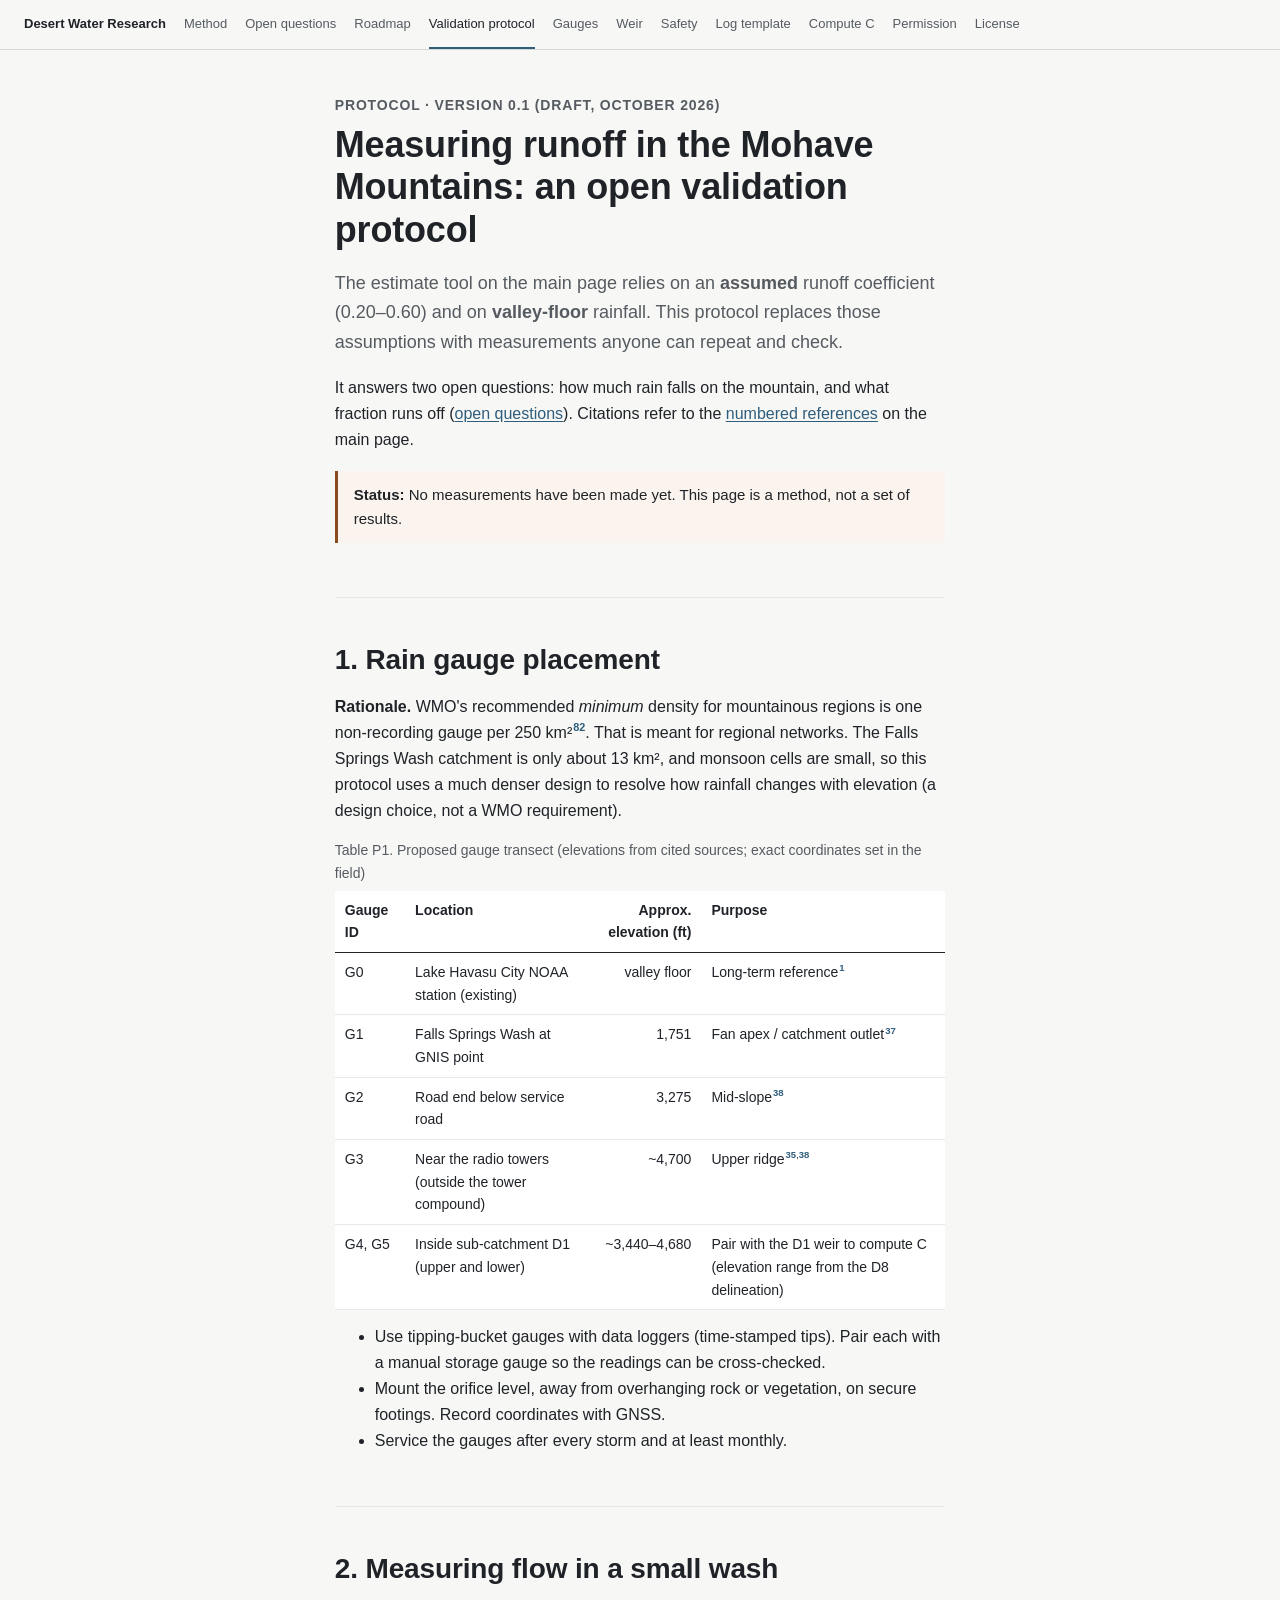
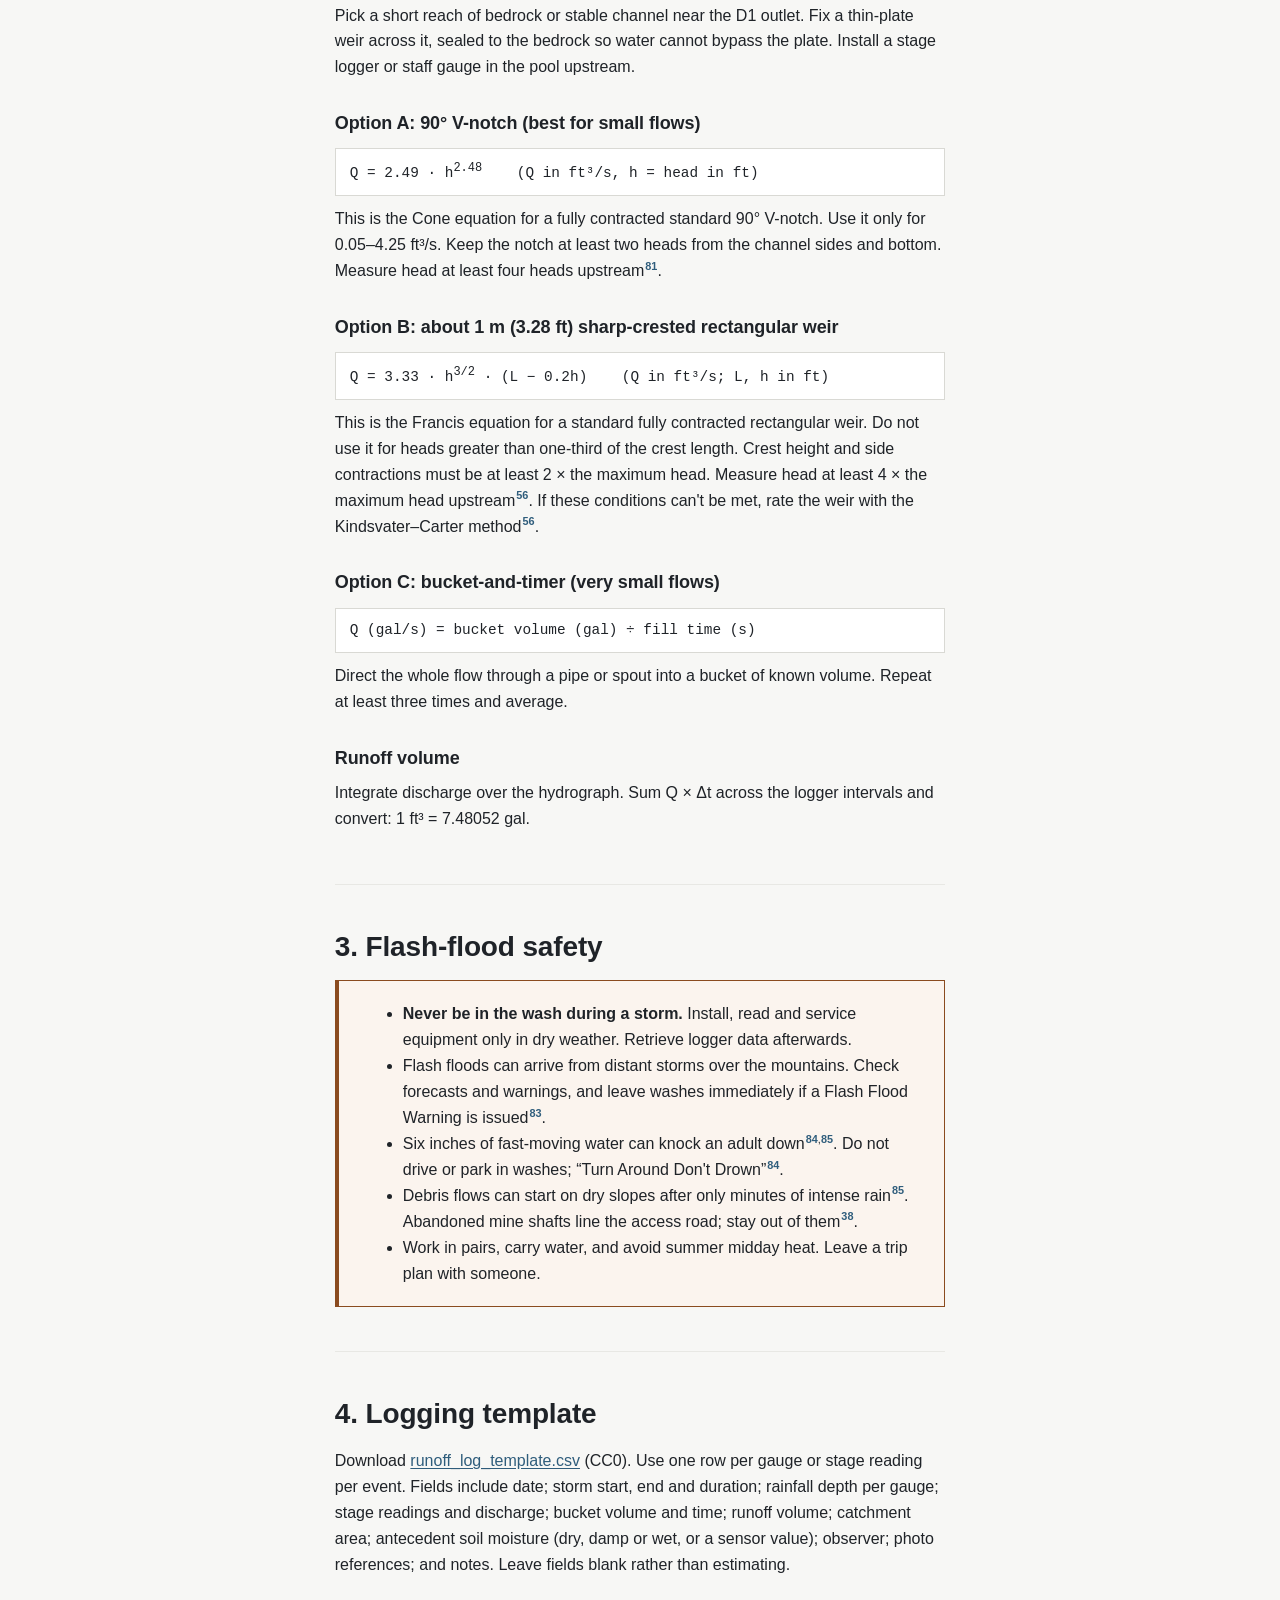
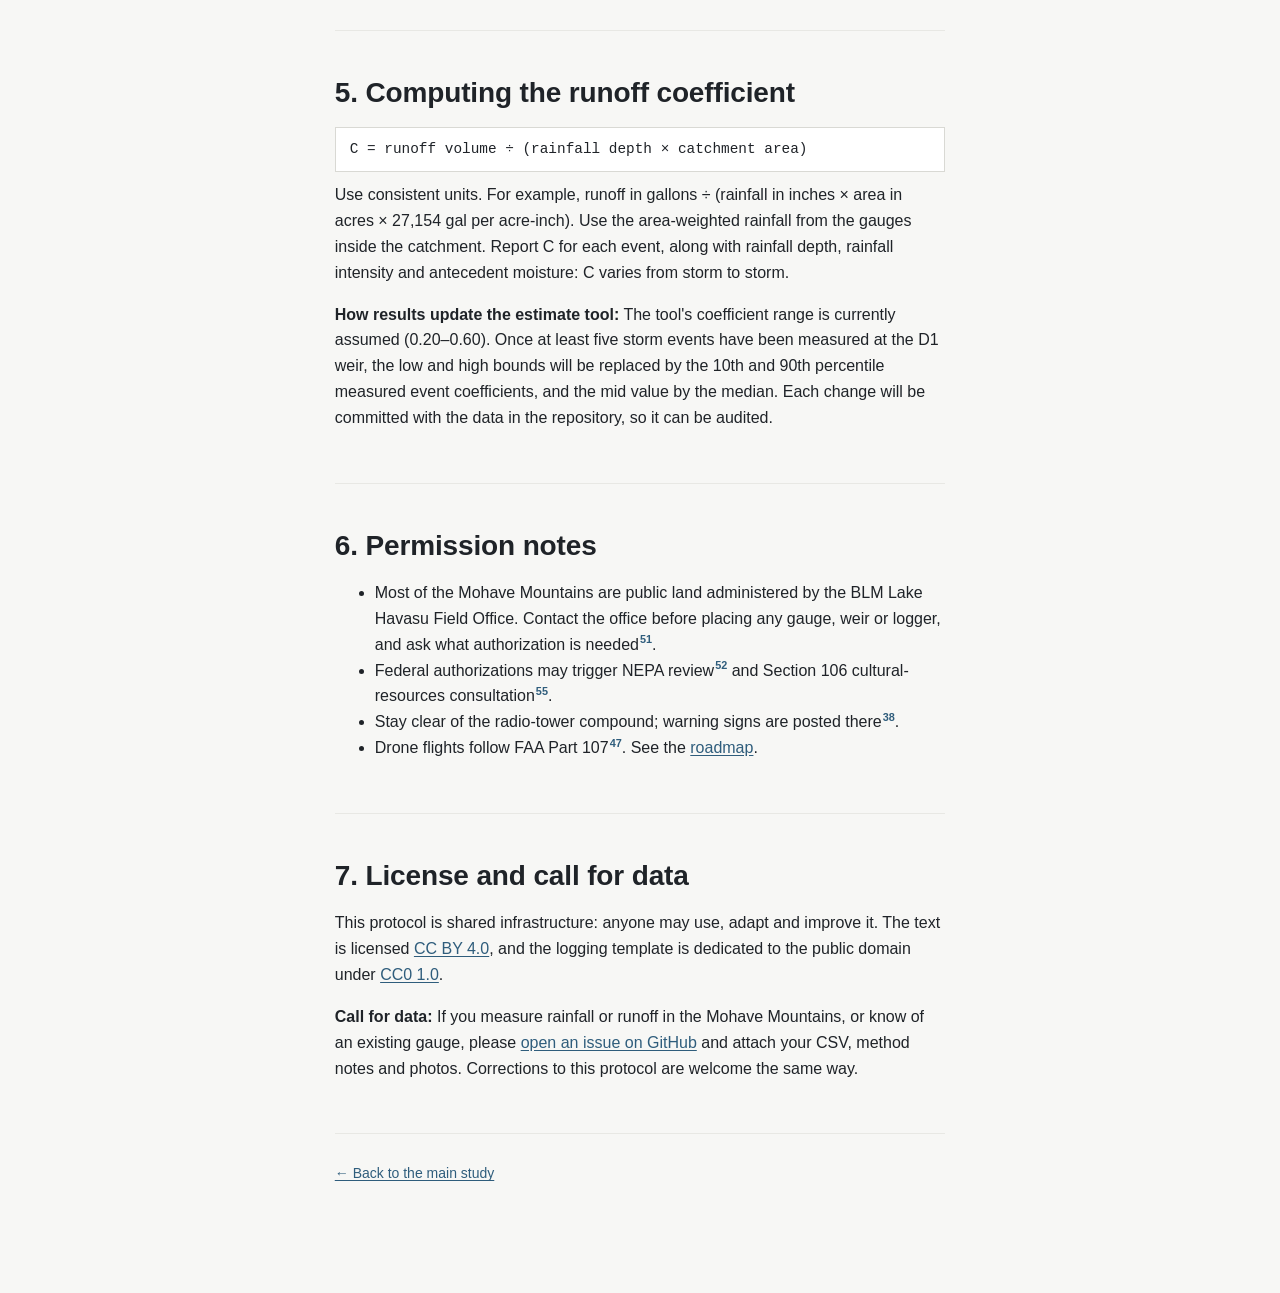
<file: protocol.html>
<!doctype html><html lang="en"><head><meta charset="utf-8"><meta name="viewport" content="width=device-width,initial-scale=1">
<title>Runoff Validation Protocol: Mohave Mountains | Desert Water Research</title>
<meta name="description" content="An open, reproducible method for measuring rainfall and runoff in small washes of the Mohave Mountains, Arizona.">
<link rel="stylesheet" href="assets/style.css">
<style>main.single{max-width:74ch;margin:0 auto;padding:0 24px 80px}.eq{font-family:var(--mono);background:var(--panel);border:1px solid var(--rule);padding:10px 14px;margin:10px 0;font-size:.9rem}</style>
</head><body>
<nav class="toc" aria-label="Contents"><a class="brand" href="index.html">Desert Water Research</a><a href="index.html#method">Method</a><a href="index.html#questions">Open questions</a><a href="index.html#roadmap">Roadmap</a><a href="#top" class="on">Validation protocol</a><a href="#gauges">Gauges</a><a href="#weir">Weir</a><a href="#safety">Safety</a><a href="#log">Log template</a><a href="#compute">Compute C</a><a href="#permits">Permission</a><a href="#license">License</a></nav>
<main class="single" id="top">
<section>
<div class="kicker">Protocol · Version 0.1 (draft, October 2026)</div>
<h1>Measuring runoff in the Mohave Mountains: an open validation protocol</h1>
<p class="lede">The estimate tool on the main page relies on an <b>assumed</b> runoff coefficient (0.20–0.60) and on <b>valley-floor</b> rainfall. This protocol replaces those assumptions with measurements anyone can repeat and check.</p>
<p>It answers two open questions: how much rain falls on the mountain, and what fraction runs off (<a href="index.html#questions">open questions</a>). Citations refer to the <a href="index.html#evidence">numbered references</a> on the main page.</p>
<div class="note flag"><b>Status:</b> No measurements have been made yet. This page is a method, not a set of results.</div>
</section>

<section id="gauges">
<h2>1. Rain gauge placement</h2>
<p><b>Rationale.</b> WMO's recommended <i>minimum</i> density for mountainous regions is one non-recording gauge per 250 km²<sup class="c"><a href="index.html#r82" aria-label="Reference 82">82</a></sup>. That is meant for regional networks. The Falls Springs Wash catchment is only about 13 km², and monsoon cells are small, so this protocol uses a much denser design to resolve how rainfall changes with elevation (a design choice, not a WMO requirement).</p>
<div class="tw"><table><caption>Table P1. Proposed gauge transect (elevations from cited sources; exact coordinates set in the field)</caption><thead><tr><th>Gauge ID</th><th>Location</th><th class="n">Approx. elevation (ft)</th><th>Purpose</th></tr></thead><tbody>
<tr><td>G0</td><td>Lake Havasu City NOAA station (existing)</td><td class="n">valley floor</td><td>Long-term reference<sup class="c"><a href="index.html#r1" aria-label="Reference 1">1</a></sup></td></tr>
<tr><td>G1</td><td>Falls Springs Wash at GNIS point</td><td class="n">1,751</td><td>Fan apex / catchment outlet<sup class="c"><a href="index.html#r37" aria-label="Reference 37">37</a></sup></td></tr>
<tr><td>G2</td><td>Road end below service road</td><td class="n">3,275</td><td>Mid-slope<sup class="c"><a href="index.html#r38" aria-label="Reference 38">38</a></sup></td></tr>
<tr><td>G3</td><td>Near the radio towers (outside the tower compound)</td><td class="n">~4,700</td><td>Upper ridge<sup class="c"><a href="index.html#r35" aria-label="Reference 35">35</a>,<a href="index.html#r38" aria-label="Reference 38">38</a></sup></td></tr>
<tr><td>G4, G5</td><td>Inside sub-catchment D1 (upper and lower)</td><td class="n">~3,440–4,680</td><td>Pair with the D1 weir to compute C (elevation range from the D8 delineation)</td></tr></tbody></table></div>
<ul><li>Use tipping-bucket gauges with data loggers (time-stamped tips). Pair each with a manual storage gauge so the readings can be cross-checked.</li>
<li>Mount the orifice level, away from overhanging rock or vegetation, on secure footings. Record coordinates with GNSS.</li>
<li>Service the gauges after every storm and at least monthly.</li></ul>
</section>

<section id="weir">
<h2>2. Measuring flow in a small wash</h2>
<p>Pick a short reach of bedrock or stable channel near the D1 outlet. Fix a thin-plate weir across it, sealed to the bedrock so water cannot bypass the plate. Install a stage logger or staff gauge in the pool upstream.</p>
<h3>Option A: 90° V-notch (best for small flows)</h3>
<div class="eq">Q = 2.49 · h<sup>2.48</sup> &nbsp;&nbsp; (Q in ft³/s, h = head in ft)</div>
<p>This is the Cone equation for a fully contracted standard 90° V-notch. Use it only for 0.05–4.25 ft³/s. Keep the notch at least two heads from the channel sides and bottom. Measure head at least four heads upstream<sup class="c"><a href="index.html#r81" aria-label="Reference 81">81</a></sup>.</p>
<h3>Option B: about 1 m (3.28 ft) sharp-crested rectangular weir</h3>
<div class="eq">Q = 3.33 · h<sup>3/2</sup> · (L − 0.2h) &nbsp;&nbsp; (Q in ft³/s; L, h in ft)</div>
<p>This is the Francis equation for a standard fully contracted rectangular weir. Do not use it for heads greater than one-third of the crest length. Crest height and side contractions must be at least 2 × the maximum head. Measure head at least 4 × the maximum head upstream<sup class="c"><a href="index.html#r56" aria-label="Reference 56">56</a></sup>. If these conditions can't be met, rate the weir with the Kindsvater–Carter method<sup class="c"><a href="index.html#r56" aria-label="Reference 56">56</a></sup>.</p>
<h3>Option C: bucket-and-timer (very small flows)</h3>
<div class="eq">Q (gal/s) = bucket volume (gal) ÷ fill time (s)</div>
<p>Direct the whole flow through a pipe or spout into a bucket of known volume. Repeat at least three times and average.</p>
<h3>Runoff volume</h3>
<p>Integrate discharge over the hydrograph. Sum Q × Δt across the logger intervals and convert: 1 ft³ = 7.48052 gal.</p>
</section>

<section id="safety">
<h2>3. Flash-flood safety</h2>
<div class="callout">
<ul style="margin:0">
<li><b>Never be in the wash during a storm.</b> Install, read and service equipment only in dry weather. Retrieve logger data afterwards.</li>
<li>Flash floods can arrive from distant storms over the mountains. Check forecasts and warnings, and leave washes immediately if a Flash Flood Warning is issued<sup class="c"><a href="index.html#r83" aria-label="Reference 83">83</a></sup>.</li>
<li>Six inches of fast-moving water can knock an adult down<sup class="c"><a href="index.html#r84" aria-label="Reference 84">84</a>,<a href="index.html#r85" aria-label="Reference 85">85</a></sup>. Do not drive or park in washes; “Turn Around Don't Drown”<sup class="c"><a href="index.html#r84" aria-label="Reference 84">84</a></sup>.</li>
<li>Debris flows can start on dry slopes after only minutes of intense rain<sup class="c"><a href="index.html#r85" aria-label="Reference 85">85</a></sup>. Abandoned mine shafts line the access road; stay out of them<sup class="c"><a href="index.html#r38" aria-label="Reference 38">38</a></sup>.</li>
<li>Work in pairs, carry water, and avoid summer midday heat. Leave a trip plan with someone.</li></ul>
</div>
</section>

<section id="log">
<h2>4. Logging template</h2>
<p>Download <a href="data/runoff_log_template.csv" download>runoff_log_template.csv</a> (CC0). Use one row per gauge or stage reading per event. Fields include date; storm start, end and duration; rainfall depth per gauge; stage readings and discharge; bucket volume and time; runoff volume; catchment area; antecedent soil moisture (dry, damp or wet, or a sensor value); observer; photo references; and notes. Leave fields blank rather than estimating.</p>
</section>

<section id="compute">
<h2>5. Computing the runoff coefficient</h2>
<div class="eq">C = runoff volume ÷ (rainfall depth × catchment area)</div>
<p>Use consistent units. For example, runoff in gallons ÷ (rainfall in inches × area in acres × 27,154 gal per acre-inch). Use the area-weighted rainfall from the gauges inside the catchment. Report C for each event, along with rainfall depth, rainfall intensity and antecedent moisture: C varies from storm to storm.</p>
<p><b>How results update the estimate tool:</b> The tool's coefficient range is currently assumed (0.20–0.60). Once at least five storm events have been measured at the D1 weir, the low and high bounds will be replaced by the 10th and 90th percentile measured event coefficients, and the mid value by the median. Each change will be committed with the data in the repository, so it can be audited.</p>
</section>

<section id="permits">
<h2>6. Permission notes</h2>
<ul><li>Most of the Mohave Mountains are public land administered by the BLM Lake Havasu Field Office. Contact the office before placing any gauge, weir or logger, and ask what authorization is needed<sup class="c"><a href="index.html#r51" aria-label="Reference 51">51</a></sup>.</li>
<li>Federal authorizations may trigger NEPA review<sup class="c"><a href="index.html#r52" aria-label="Reference 52">52</a></sup> and Section 106 cultural-resources consultation<sup class="c"><a href="index.html#r55" aria-label="Reference 55">55</a></sup>.</li>
<li>Stay clear of the radio-tower compound; warning signs are posted there<sup class="c"><a href="index.html#r38" aria-label="Reference 38">38</a></sup>.</li>
<li>Drone flights follow FAA Part 107<sup class="c"><a href="index.html#r47" aria-label="Reference 47">47</a></sup>. See the <a href="index.html#roadmap">roadmap</a>.</li></ul>
</section>

<section id="license">
<h2>7. License and call for data</h2>
<p>This protocol is shared infrastructure: anyone may use, adapt and improve it. The text is licensed <a href="https://creativecommons.org/licenses/by/4.0/">CC BY 4.0</a>, and the logging template is dedicated to the public domain under <a href="https://creativecommons.org/publicdomain/zero/1.0/">CC0 1.0</a>.</p>
<p><b>Call for data:</b> If you measure rainfall or runoff in the Mohave Mountains, or know of an existing gauge, please <a href="https://github.com/TerminalGravity/desert-water-research/issues/new">open an issue on GitHub</a> and attach your CSV, method notes and photos. Corrections to this protocol are welcome the same way.</p>
</section>
<footer><a href="index.html">← Back to the main study</a></footer>
</main>
</body></html>
</file>
<file: assets/style.css>
/* Desert Water Research — light, publication-style theme */
:root{--bg:#F7F7F5;--panel:#FFFFFF;--rule:#D9D9D4;--rule2:#E8E8E4;--text:#1F2328;--muted:#555B61;--accent:#2F5D7C;--accent-ink:#244A63;--warn:#8A4B1F;--warn-bg:#FBF4EE;--note-bg:#EEF3F6;
--f:"IBM Plex Sans",Inter,-apple-system,"Segoe UI",Roboto,"Helvetica Neue",Arial,sans-serif;--mono:"IBM Plex Mono",ui-monospace,SFMono-Regular,Menlo,monospace;
--s-1:.875rem;--s0:1rem;--s1:1.125rem;--s2:1.375rem;--s3:1.75rem;--s4:2.25rem}
*{box-sizing:border-box}
html{scroll-behavior:smooth;scroll-padding-top:56px}
@media (prefers-reduced-motion:reduce){html{scroll-behavior:auto}}
body{margin:0;background:var(--bg);color:var(--text);font:400 var(--s0)/1.62 var(--f);-webkit-font-smoothing:antialiased}
a{color:var(--accent);text-underline-offset:2px}a:hover{color:var(--accent-ink)}
:focus-visible{outline:2px solid var(--accent);outline-offset:2px}
h1,h2,h3,h4{font-weight:600;letter-spacing:-.005em;color:var(--text)}
h1{font-size:var(--s4);line-height:1.18;margin:.2em 0 .5em}
h2{font-size:var(--s3);line-height:1.25;margin:0 0 .6em}
h3{font-size:var(--s1);margin:1.6em 0 .4em}
p,ul,ol{margin:0 0 1em}
sup.c{font-size:.68em;line-height:0;margin-left:1px}sup.c a{text-decoration:none;font-weight:600}
.kicker{font-size:var(--s-1);font-weight:600;letter-spacing:.06em;text-transform:uppercase;color:var(--muted);margin-bottom:.4em}
.toc{position:sticky;top:0;z-index:50;background:var(--bg);border-bottom:1px solid var(--rule);display:flex;gap:18px;overflow-x:auto;padding:0 24px;font-size:.8125rem;white-space:nowrap}
.toc a{color:var(--muted);text-decoration:none;padding:13px 0;border-bottom:2px solid transparent}
.toc a:hover{color:var(--text)}.toc a.on{color:var(--text);border-bottom-color:var(--accent)}
.toc .brand{color:var(--text);font-weight:600}
.layout{display:grid;grid-template-columns:minmax(0,74ch) minmax(0,1fr);gap:0}
main{padding:0 40px 80px 40px;min-width:0}
section{padding:44px 0 36px;border-bottom:1px solid var(--rule2)}
.lede{font-size:var(--s1);color:var(--muted)}
.stats{display:grid;grid-template-columns:repeat(2,1fr);gap:0;border-top:1px solid var(--rule);margin:24px 0}
.stats div{padding:14px 0;border-bottom:1px solid var(--rule)}.stats div:nth-child(odd){padding-right:18px}
.stats b{display:block;font-size:var(--s2);font-weight:600;font-variant-numeric:tabular-nums}
.stats span{font-size:var(--s-1);color:var(--muted)}
.note{border-left:3px solid var(--accent);background:var(--note-bg);padding:12px 16px;margin:18px 0;font-size:.9375rem}
.note.flag{border-left-color:var(--warn);background:var(--warn-bg)}
.callout{border:1px solid var(--warn);border-left-width:4px;background:var(--warn-bg);padding:20px 24px;margin:8px 0}
.callout h2{margin-top:.2em}
.status{display:inline-block;font-size:.75rem;font-weight:600;letter-spacing:.03em;text-transform:uppercase;padding:1px 6px;border:1px solid currentColor;border-radius:3px;vertical-align:1px}
.s-ok{color:#1F6B4F}.s-fix{color:var(--warn)}.s-rep{color:#6B5B1F}.s-est{color:var(--accent)}
.tw{overflow-x:auto;margin:14px 0}
table{width:100%;border-collapse:collapse;font-size:.875rem;background:var(--panel)}
th,td{padding:8px 10px;border-bottom:1px solid var(--rule2);text-align:left;vertical-align:top}
thead th{border-bottom:1.5px solid var(--text);font-weight:600;background:var(--panel)}
td.n,th.n{text-align:right;font-variant-numeric:tabular-nums}
caption{caption-side:top;text-align:left;font-size:var(--s-1);color:var(--muted);padding:0 0 6px}
.fig{margin:18px 0}.fig figcaption{font-size:var(--s-1);color:var(--muted);margin-top:6px}
.chart{background:var(--panel);border:1px solid var(--rule);padding:12px;height:320px;position:relative}
#map{height:400px;border:1px solid var(--rule)}
.cols{display:grid;grid-template-columns:1fr 1fr;gap:24px}
.box{background:var(--panel);border:1px solid var(--rule);padding:16px 18px}
.box h3{margin-top:0}
.tool{background:var(--panel);border:1px solid var(--rule);padding:18px 20px;margin:16px 0}
.tool label{display:block;font-size:.875rem;color:var(--muted);margin-top:10px}
.tool label output{float:right;color:var(--text);font-weight:600;font-variant-numeric:tabular-nums}
input[type=range]{width:100%;accent-color:var(--accent)}
.btn{font:inherit;font-size:.8125rem;background:var(--panel);color:var(--text);border:1px solid var(--rule);padding:5px 10px;border-radius:3px;cursor:pointer;margin:6px 6px 0 0}
.btn:hover{border-color:var(--accent)}.btn[aria-pressed=true]{border-color:var(--accent);color:var(--accent);font-weight:600}
.range-out{font-size:var(--s2);font-weight:600;font-variant-numeric:tabular-nums;margin:10px 0 2px}
.fn{font-size:.8125rem;color:var(--muted)}
ol.steps{padding-left:1.3em}ol.steps>li{margin-bottom:1.1em}
ol.refs{font-size:.8125rem;padding-left:2.4em}ol.refs li{margin:4px 0}ol.refs li:target{background:#FFF6D6}
footer{padding:28px 0;color:var(--muted);font-size:var(--s-1)}
/* 3D panel */
.stage{position:sticky;top:45px;height:calc(100vh - 45px);border-left:1px solid var(--rule);background:#ECECE8}
#scene{width:100%;height:100%;display:block;touch-action:none}
#labels{position:absolute;inset:0;pointer-events:none;overflow:hidden}
.mk{position:absolute;left:0;top:0;transform:translate(-50%,-100%);pointer-events:auto;font:500 11.5px/1.2 var(--f);color:var(--text);background:rgba(255,255,255,.92);border:1px solid var(--rule);padding:2px 6px;border-radius:2px;cursor:pointer;white-space:nowrap}
.mk:hover,.mk:focus-visible,.mk[aria-expanded=true]{border-color:var(--accent);color:var(--accent-ink)}
.mk.prop{border-style:dashed}
.hud{position:absolute;left:12px;top:12px;display:flex;gap:6px;flex-wrap:wrap}
.hud .btn{margin:0;background:rgba(255,255,255,.95)}
#mcard{position:absolute;right:12px;top:12px;width:300px;max-width:calc(100% - 24px);background:var(--panel);border:1px solid var(--text);padding:14px 16px;font-size:.8125rem;display:none;z-index:5}
#mcard h4{margin:0 0 4px;font-size:.9375rem}#mcard .x{position:absolute;right:8px;top:6px;font-size:16px;background:none;border:0;cursor:pointer;color:var(--muted)}
#mcard dl{display:grid;grid-template-columns:auto 1fr;gap:3px 12px;margin:8px 0 0}#mcard dt{color:var(--muted)}#mcard dd{margin:0}
.attrib{position:absolute;left:0;right:0;bottom:0;font-size:.6875rem;color:#3f454b;background:rgba(247,247,245,.94);padding:5px 10px;border-top:1px solid var(--rule)}
#fallback{display:none;position:absolute;inset:0;background:#ECECE8 center/contain no-repeat}
#fallback p{position:absolute;left:12px;right:12px;bottom:40px;background:var(--panel);border:1px solid var(--rule);padding:8px 10px;font-size:.8125rem;margin:0}
#loading{position:absolute;inset:0;display:flex;align-items:center;justify-content:center;font-size:.8125rem;color:var(--muted)}
@media (max-width:1100px){.layout{display:flex;flex-direction:column}.stage{order:-1;position:sticky;top:41px;height:44vh;z-index:40;border-left:0;border-bottom:1px solid var(--rule)}main{padding:0 20px 60px;width:100%;max-width:74ch;margin:0 auto}.cols{grid-template-columns:1fr}}
@media (max-width:560px){h1{font-size:var(--s3)}h2{font-size:var(--s2)}.stats{grid-template-columns:1fr}}
@media (max-width:700px){.mk{font-size:10.5px;padding:1px 4px}.mk .long{display:none}.hud .btn{font-size:.75rem;padding:4px 7px}}
@media (min-width:701px){.mk .short{display:none}}
</file>
